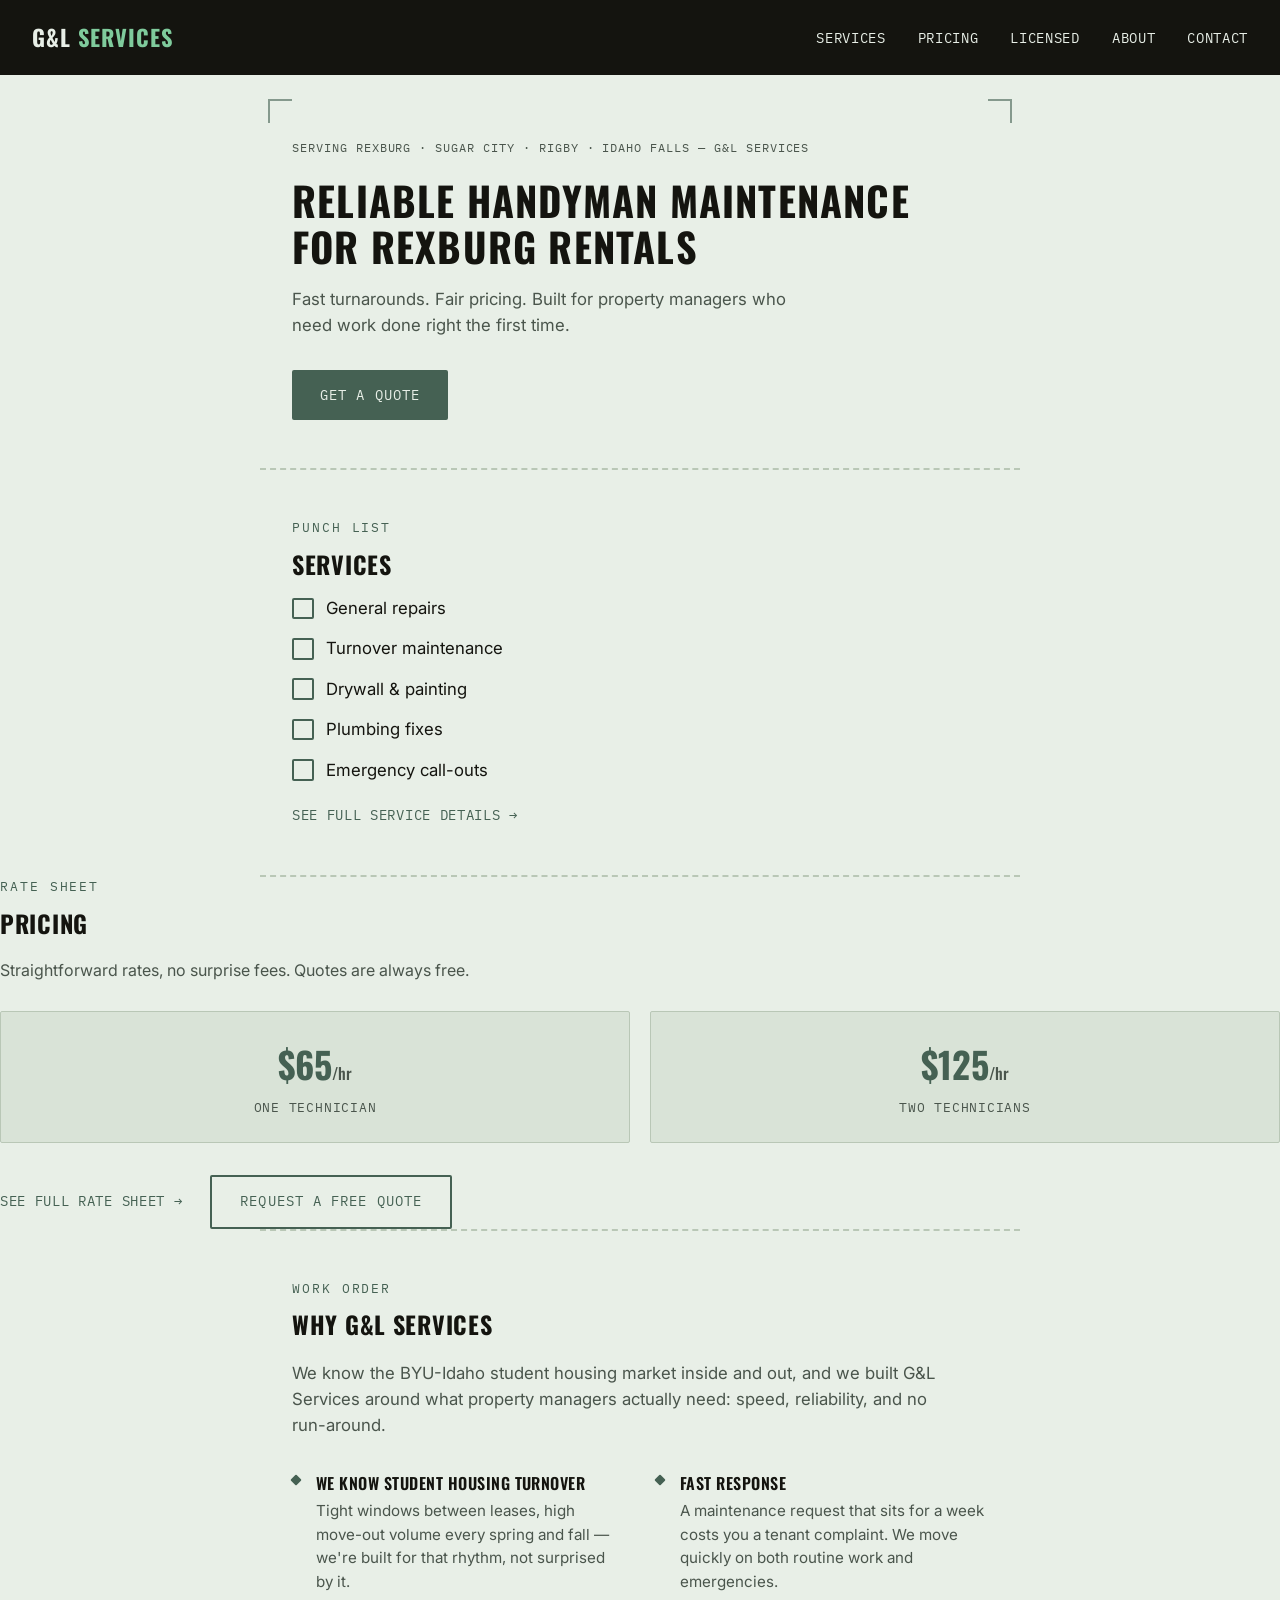
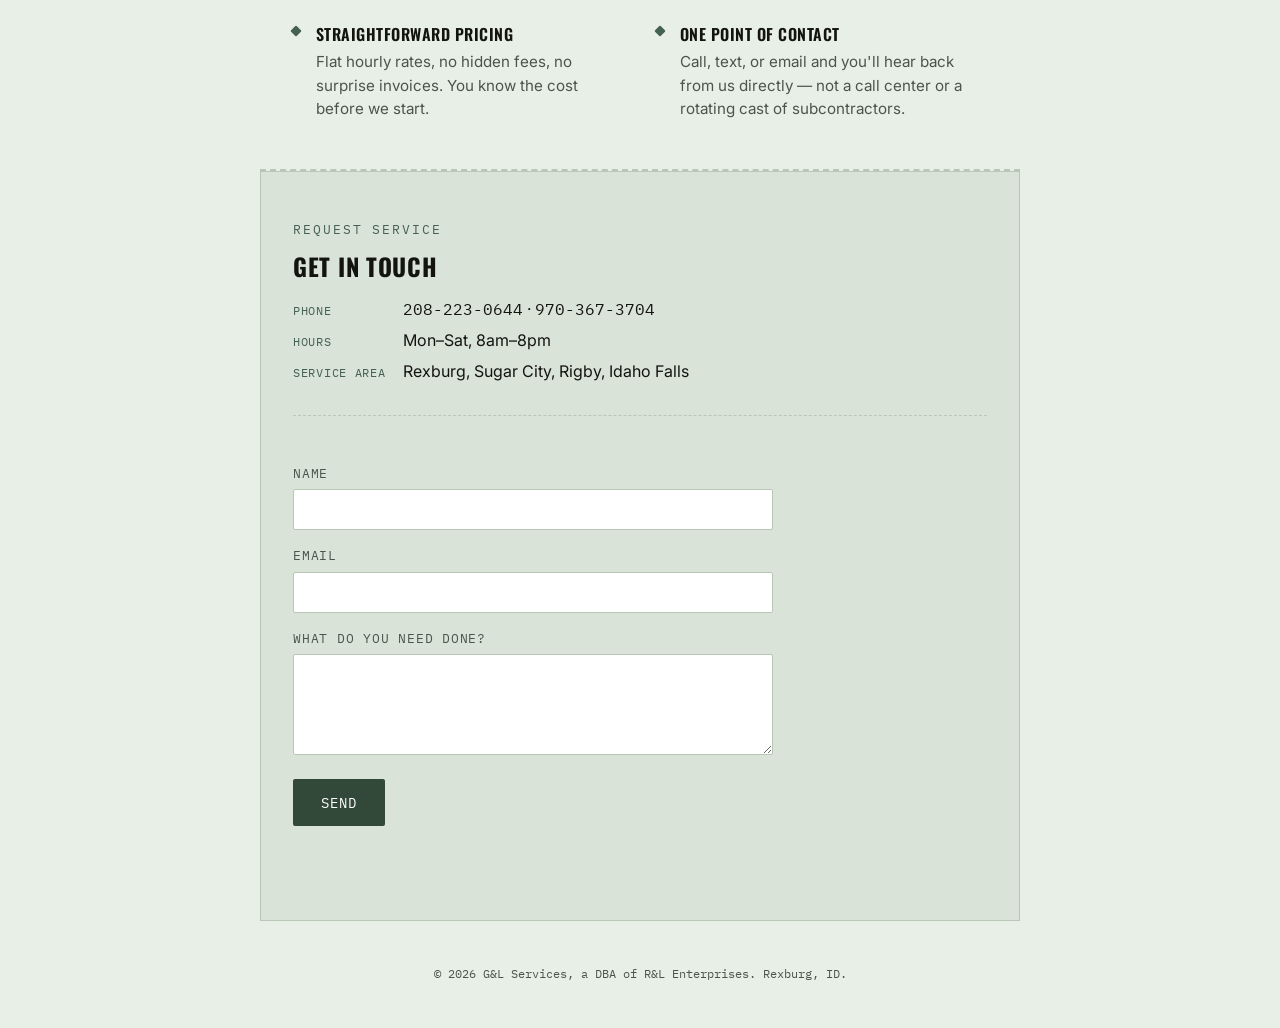
<file: index.html>
<!DOCTYPE html>
<html lang="en">
<head>
  <meta charset="UTF-8">
  <meta name="viewport" content="width=device-width, initial-scale=1.0">
  <title>G&L Services | Rexburg Property Maintenance</title>
  <link rel="preconnect" href="https://fonts.googleapis.com">
  <link href="https://fonts.googleapis.com/css2?family=IBM+Plex+Mono:wght@500&family=Inter:wght@400;500;600&family=Oswald:wght@500;600;700&display=swap" rel="stylesheet">
  <link rel="stylesheet" href="style.css">
</head>
<body>

  <header class="site-header">
    <a href="index.html" class="wordmark">G&amp;L <span>SERVICES</span></a>
    <nav class="site-nav">
      <a href="services.html">Services</a>
      <a href="pricing.html">Pricing</a>
      <a href="licensed.html">Licensed</a>
      <a href="#about">About</a>
      <a href="#contact">Contact</a>
    </nav>
  </header>

  <section id="hero" class="hero">
    <div class="ticket-meta">SERVING REXBURG &middot; SUGAR CITY &middot; RIGBY &middot; IDAHO FALLS &mdash; G&amp;L SERVICES</div>
    <h1>Reliable Handyman Maintenance<br>for Rexburg Rentals</h1>
    <p>Fast turnarounds. Fair pricing. Built for property managers who need work done right the first time.</p>
    <a href="#contact" class="cta-button">Get a Quote</a>
  </section>

  <div class="tear-line" aria-hidden="true"></div>

  <section id="services" class="services">
    <p class="section-label">Punch List</p>
    <h2>Services</h2>
    <ul class="checklist">
      <li>General repairs</li>
      <li>Turnover maintenance</li>
      <li>Drywall &amp; painting</li>
      <li>Plumbing fixes</li>
      <li>Emergency call-outs</li>
    </ul>
    <a href="services.html" class="text-link">See full service details &rarr;</a>
  </section>

  <div class="tear-line" aria-hidden="true"></div>

  <section id="pricing" class="pricing">
    <p class="section-label">Rate Sheet</p>
    <h2>Pricing</h2>
    <p class="pricing-intro">Straightforward rates, no surprise fees. Quotes are always free.</p>
    <div class="pricing-cards">
      <div class="pricing-card">
        <p class="pricing-rate">$65<span>/hr</span></p>
        <p class="pricing-label">One technician</p>
      </div>
      <div class="pricing-card">
        <p class="pricing-rate">$125<span>/hr</span></p>
        <p class="pricing-label">Two technicians</p>
      </div>
    </div>
    <a href="pricing.html" class="text-link">See full rate sheet &rarr;</a>
    <a href="#contact" class="cta-button cta-button--outline">Request a Free Quote</a>
  </section>

  <div class="tear-line" aria-hidden="true"></div>

  <section id="about" class="about">
    <p class="section-label">Work Order</p>
    <h2>Why G&amp;L Services</h2>
    <p class="about-intro">We know the BYU-Idaho student housing market inside and out, and we built G&amp;L Services around what property managers actually need: speed, reliability, and no run-around.</p>

    <ul class="reasons">
      <li>
        <span class="reasons-title">We know student housing turnover</span>
        <span class="reasons-desc">Tight windows between leases, high move-out volume every spring and fall &mdash; we're built for that rhythm, not surprised by it.</span>
      </li>
      <li>
        <span class="reasons-title">Fast response</span>
        <span class="reasons-desc">A maintenance request that sits for a week costs you a tenant complaint. We move quickly on both routine work and emergencies.</span>
      </li>
      <li>
        <span class="reasons-title">Straightforward pricing</span>
        <span class="reasons-desc">Flat hourly rates, no hidden fees, no surprise invoices. You know the cost before we start.</span>
      </li>
      <li>
        <span class="reasons-title">One point of contact</span>
        <span class="reasons-desc">Call, text, or email and you'll hear back from us directly &mdash; not a call center or a rotating cast of subcontractors.</span>
      </li>
    </ul>
  </section>

  <div class="tear-line" aria-hidden="true"></div>

  <section id="contact" class="contact">
    <p class="section-label">Request Service</p>
    <h2>Get in Touch</h2>

    <div class="contact-info">
      <p><span class="contact-info-label">Phone</span><a href="tel:12082230644">208-223-0644</a> &middot; <a href="tel:19703673704">970-367-3704</a></p>
      <p><span class="contact-info-label">Hours</span>Mon&ndash;Sat, 8am&ndash;8pm</p>
      <p><span class="contact-info-label">Service Area</span>Rexburg, Sugar City, Rigby, Idaho Falls</p>
    </div>

    <form id="contactForm" action="https://formspree.io/f/xdenrgyk" method="POST" novalidate>
      <label for="name">Name</label>
      <input type="text" id="name" name="name">

      <label for="email">Email</label>
      <input type="email" id="email" name="email">

      <label for="message">What do you need done?</label>
      <textarea id="message" name="message" rows="4"></textarea>

      <button type="submit">Send</button>

      <p id="formStatus" role="status"></p>
    </form>
  </section>

  <footer class="site-footer">
    <p>&copy; 2026 G&amp;L Services, a DBA of R&amp;L Enterprises. Rexburg, ID.</p>
  </footer>

  <script src="script.js"></script>
</body>
</html>
</file>
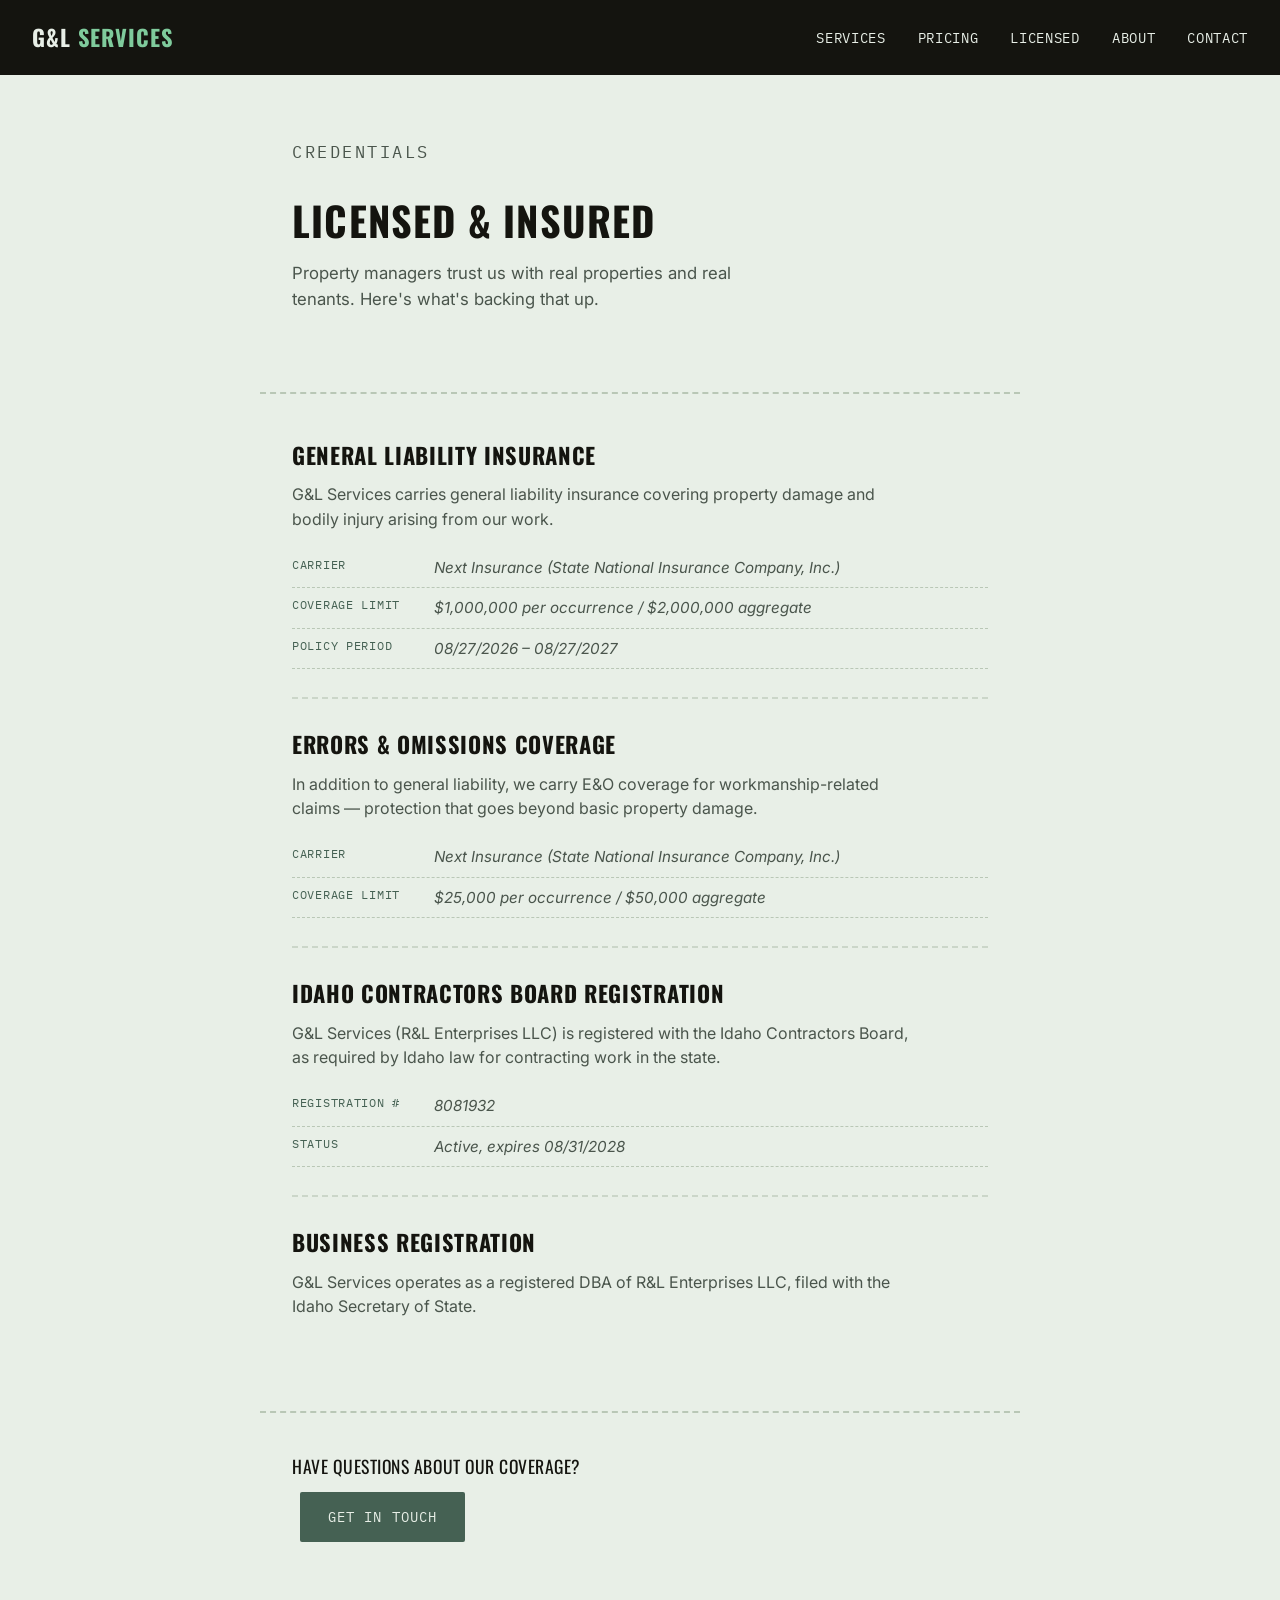
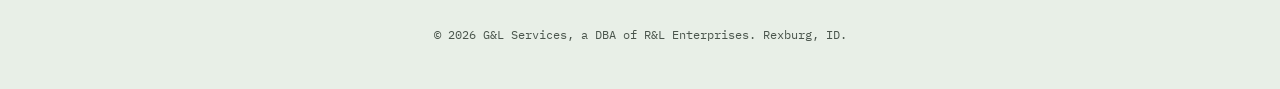
<file: licensed.html>
<!DOCTYPE html>
<html lang="en">
<head>
  <meta charset="UTF-8">
  <meta name="viewport" content="width=device-width, initial-scale=1.0">
  <title>Licensed &amp; Insured | G&L Services</title>
  <link rel="preconnect" href="https://fonts.googleapis.com">
  <link href="https://fonts.googleapis.com/css2?family=IBM+Plex+Mono:wght@500&family=Inter:wght@400;500;600&family=Oswald:wght@500;600;700&display=swap" rel="stylesheet">
  <link rel="stylesheet" href="style.css">
</head>
<body>

  <header class="site-header">
    <a href="index.html" class="wordmark">G&amp;L <span>SERVICES</span></a>
    <nav class="site-nav">
      <a href="services.html">Services</a>
      <a href="pricing.html">Pricing</a>
      <a href="licensed.html">Licensed</a>
      <a href="index.html#about">About</a>
      <a href="index.html#contact">Contact</a>
    </nav>
  </header>

  <section class="hero hero--page">
    <p class="section-label">Credentials</p>
    <h1>Licensed &amp; Insured</h1>
    <p>Property managers trust us with real properties and real tenants. Here's what's backing that up.</p>
  </section>

  <div class="tear-line" aria-hidden="true"></div>

  <section class="credentials">

    <article class="credential-block">
      <h2>General Liability Insurance</h2>
      <p>G&amp;L Services carries general liability insurance covering property damage and bodily injury arising from our work.</p>
      <ul class="credential-list">
        <li><span class="credential-label">Carrier</span><span class="credential-fill">Next Insurance (State National Insurance Company, Inc.)</span></li>
        <li><span class="credential-label">Coverage Limit</span><span class="credential-fill">$1,000,000 per occurrence / $2,000,000 aggregate</span></li>
        <li><span class="credential-label">Policy Period</span><span class="credential-fill">08/27/2026 &ndash; 08/27/2027</span></li>
      </ul>
    </article>

    <div class="tear-line tear-line--sub" aria-hidden="true"></div>

    <article class="credential-block">
      <h2>Errors &amp; Omissions Coverage</h2>
      <p>In addition to general liability, we carry E&amp;O coverage for workmanship-related claims &mdash; protection that goes beyond basic property damage.</p>
      <ul class="credential-list">
        <li><span class="credential-label">Carrier</span><span class="credential-fill">Next Insurance (State National Insurance Company, Inc.)</span></li>
        <li><span class="credential-label">Coverage Limit</span><span class="credential-fill">$25,000 per occurrence / $50,000 aggregate</span></li>
      </ul>
    </article>

    <div class="tear-line tear-line--sub" aria-hidden="true"></div>

    <article class="credential-block">
      <h2>Idaho Contractors Board Registration</h2>
      <p>G&amp;L Services (R&amp;L Enterprises LLC) is registered with the Idaho Contractors Board, as required by Idaho law for contracting work in the state.</p>
      <ul class="credential-list">
        <li><span class="credential-label">Registration #</span><span class="credential-fill">8081932</span></li>
        <li><span class="credential-label">Status</span><span class="credential-fill">Active, expires 08/31/2028</span></li>
      </ul>
    </article>

    <div class="tear-line tear-line--sub" aria-hidden="true"></div>

    <article class="credential-block">
      <h2>Business Registration</h2>
      <p>G&amp;L Services operates as a registered DBA of R&amp;L Enterprises LLC, filed with the Idaho Secretary of State.</p>
    </article>

  </section>

  <div class="tear-line" aria-hidden="true"></div>

  <section class="services-cta">
    <p>Have questions about our coverage?</p>
    <a href="index.html#contact" class="cta-button">Get in Touch</a>
  </section>

  <footer class="site-footer">
    <p>&copy; 2026 G&amp;L Services, a DBA of R&amp;L Enterprises. Rexburg, ID.</p>
  </footer>

</body>
</html>
</file>
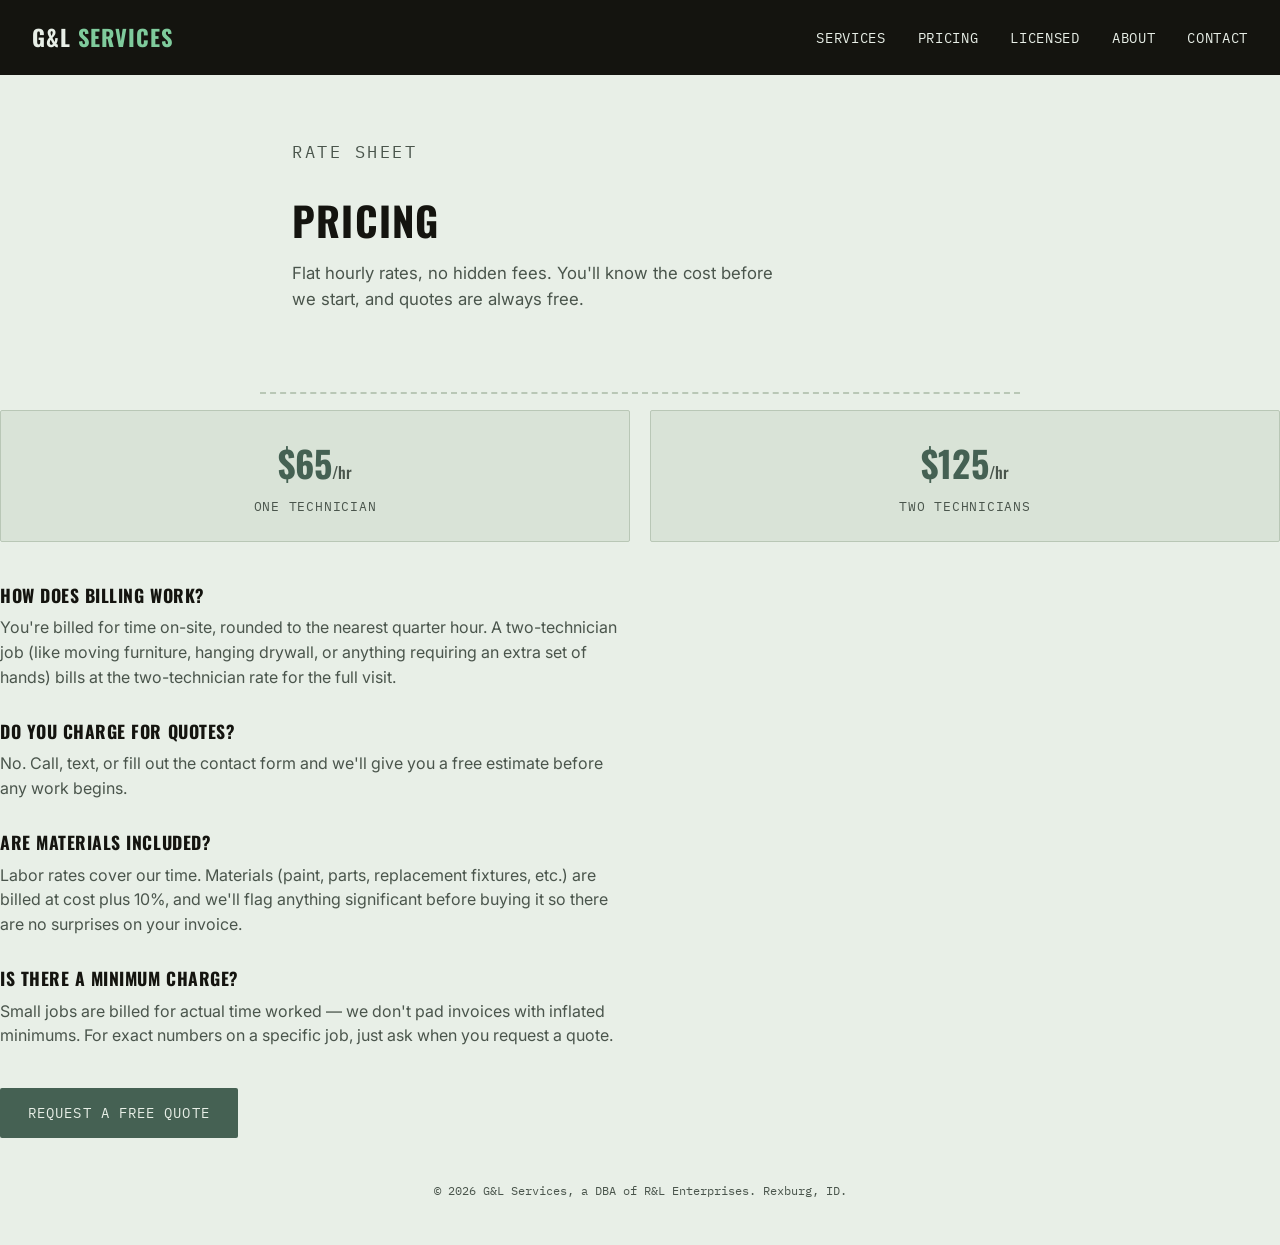
<file: pricing.html>
<!DOCTYPE html>
<html lang="en">
<head>
  <meta charset="UTF-8">
  <meta name="viewport" content="width=device-width, initial-scale=1.0">
  <title>Pricing | G&L Services</title>
  <link rel="preconnect" href="https://fonts.googleapis.com">
  <link href="https://fonts.googleapis.com/css2?family=IBM+Plex+Mono:wght@500&family=Inter:wght@400;500;600&family=Oswald:wght@500;600;700&display=swap" rel="stylesheet">
  <link rel="stylesheet" href="style.css">
</head>
<body>

  <header class="site-header">
    <a href="index.html" class="wordmark">G&amp;L <span>SERVICES</span></a>
    <nav class="site-nav">
      <a href="services.html">Services</a>
      <a href="pricing.html">Pricing</a>
      <a href="licensed.html">Licensed</a>
      <a href="index.html#about">About</a>
      <a href="index.html#contact">Contact</a>
    </nav>
  </header>

  <section class="hero hero--page">
    <p class="section-label">Rate Sheet</p>
    <h1>Pricing</h1>
    <p>Flat hourly rates, no hidden fees. You'll know the cost before we start, and quotes are always free.</p>
  </section>

  <div class="tear-line" aria-hidden="true"></div>

  <section class="pricing pricing--page">
    <div class="pricing-cards">
      <div class="pricing-card">
        <p class="pricing-rate">$65<span>/hr</span></p>
        <p class="pricing-label">One technician</p>
      </div>
      <div class="pricing-card">
        <p class="pricing-rate">$125<span>/hr</span></p>
        <p class="pricing-label">Two technicians</p>
      </div>
    </div>

    <div class="pricing-faq">
      <div class="pricing-faq-item">
        <h2>How does billing work?</h2>
        <p>You're billed for time on-site, rounded to the nearest quarter hour. A two-technician job (like moving furniture, hanging drywall, or anything requiring an extra set of hands) bills at the two-technician rate for the full visit.</p>
      </div>

      <div class="pricing-faq-item">
        <h2>Do you charge for quotes?</h2>
        <p>No. Call, text, or fill out the contact form and we'll give you a free estimate before any work begins.</p>
      </div>

      <div class="pricing-faq-item">
        <h2>Are materials included?</h2>
        <p>Labor rates cover our time. Materials (paint, parts, replacement fixtures, etc.) are billed at cost plus 10%, and we'll flag anything significant before buying it so there are no surprises on your invoice.</p>
      </div>

      <div class="pricing-faq-item">
        <h2>Is there a minimum charge?</h2>
        <p>Small jobs are billed for actual time worked &mdash; we don't pad invoices with inflated minimums. For exact numbers on a specific job, just ask when you request a quote.</p>
      </div>
    </div>

    <a href="index.html#contact" class="cta-button">Request a Free Quote</a>
  </section>

  <footer class="site-footer">
    <p>&copy; 2026 G&amp;L Services, a DBA of R&amp;L Enterprises. Rexburg, ID.</p>
  </footer>

</body>
</html>
</file>
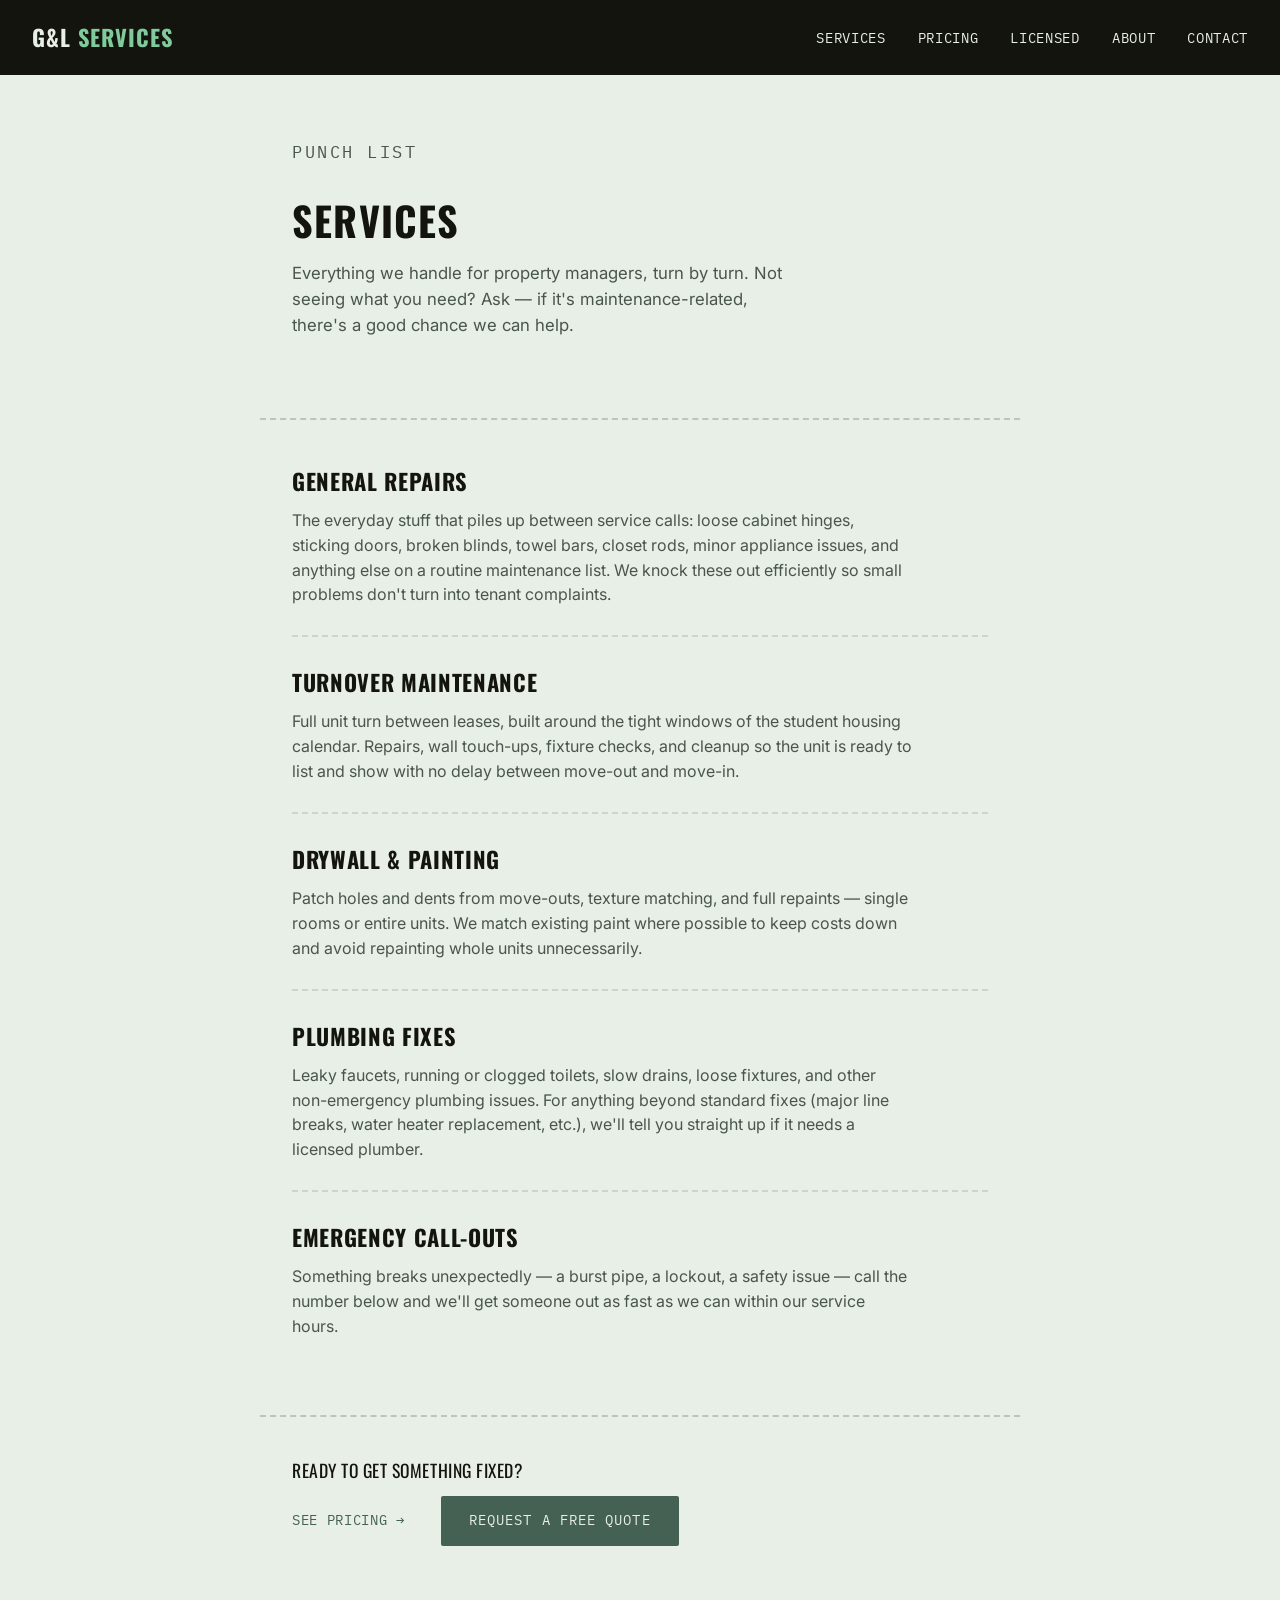
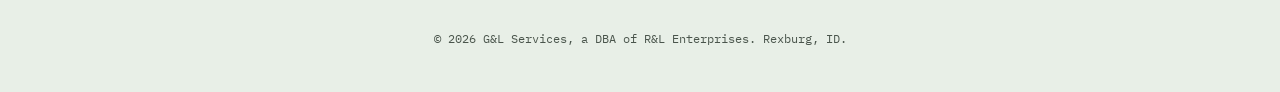
<file: services.html>
<!DOCTYPE html>
<html lang="en">
<head>
  <meta charset="UTF-8">
  <meta name="viewport" content="width=device-width, initial-scale=1.0">
  <title>Services | G&L Services</title>
  <link rel="preconnect" href="https://fonts.googleapis.com">
  <link href="https://fonts.googleapis.com/css2?family=IBM+Plex+Mono:wght@500&family=Inter:wght@400;500;600&family=Oswald:wght@500;600;700&display=swap" rel="stylesheet">
  <link rel="stylesheet" href="style.css">
</head>
<body>

  <header class="site-header">
    <a href="index.html" class="wordmark">G&amp;L <span>SERVICES</span></a>
    <nav class="site-nav">
      <a href="services.html">Services</a>
      <a href="pricing.html">Pricing</a>
      <a href="licensed.html">Licensed</a>
      <a href="index.html#about">About</a>
      <a href="index.html#contact">Contact</a>
    </nav>
  </header>

  <section class="hero hero--page">
    <p class="section-label">Punch List</p>
    <h1>Services</h1>
    <p>Everything we handle for property managers, turn by turn. Not seeing what you need? Ask &mdash; if it's maintenance-related, there's a good chance we can help.</p>
  </section>

  <div class="tear-line" aria-hidden="true"></div>

  <section class="services-detail">

    <article class="service-block">
      <h2>General Repairs</h2>
      <p>The everyday stuff that piles up between service calls: loose cabinet hinges, sticking doors, broken blinds, towel bars, closet rods, minor appliance issues, and anything else on a routine maintenance list. We knock these out efficiently so small problems don't turn into tenant complaints.</p>
    </article>

    <div class="tear-line tear-line--sub" aria-hidden="true"></div>

    <article class="service-block">
      <h2>Turnover Maintenance</h2>
      <p>Full unit turn between leases, built around the tight windows of the student housing calendar. Repairs, wall touch-ups, fixture checks, and cleanup so the unit is ready to list and show with no delay between move-out and move-in.</p>
    </article>

    <div class="tear-line tear-line--sub" aria-hidden="true"></div>

    <article class="service-block">
      <h2>Drywall &amp; Painting</h2>
      <p>Patch holes and dents from move-outs, texture matching, and full repaints &mdash; single rooms or entire units. We match existing paint where possible to keep costs down and avoid repainting whole units unnecessarily.</p>
    </article>

    <div class="tear-line tear-line--sub" aria-hidden="true"></div>

    <article class="service-block">
      <h2>Plumbing Fixes</h2>
      <p>Leaky faucets, running or clogged toilets, slow drains, loose fixtures, and other non-emergency plumbing issues. For anything beyond standard fixes (major line breaks, water heater replacement, etc.), we'll tell you straight up if it needs a licensed plumber.</p>
    </article>

    <div class="tear-line tear-line--sub" aria-hidden="true"></div>

    <article class="service-block">
      <h2>Emergency Call-Outs</h2>
      <p>Something breaks unexpectedly &mdash; a burst pipe, a lockout, a safety issue &mdash; call the number below and we'll get someone out as fast as we can within our service hours.</p>
    </article>

  </section>

  <div class="tear-line" aria-hidden="true"></div>

  <section class="services-cta">
    <p>Ready to get something fixed?</p>
    <a href="pricing.html" class="text-link">See pricing &rarr;</a>
    <a href="index.html#contact" class="cta-button">Request a Free Quote</a>
  </section>

  <footer class="site-footer">
    <p>&copy; 2026 G&amp;L Services, a DBA of R&amp;L Enterprises. Rexburg, ID.</p>
  </footer>

</body>
</html>
</file>
<file: style.css>
/* ---------- Design tokens ---------- */
:root {
  --color-bg: #E8EFE7;
  --color-bg-panel: #D9E3D7;
  --color-bg-header: #14140F;
  --color-ink: #14140F;
  --color-ink-soft: #4A554C;
  --color-border: #B9C7B6;

  --color-forest: #456153;
  --color-forest-deep: #324838;
  --color-forest-darker: #22331F;
  --color-forest-bright: #456153;
  --color-forest-bright-dark: #324838;
  --color-forest-on-dark: #7FCB9C;

  --color-safety: #C7841F;
  --color-error: #B3402A;
  --color-success: #3D6B4A;

  --color-input-bg: #FFFFFF;
  --color-input-text: #14140F;
  --color-input-border: #B9C7B6;

  --font-display: 'Oswald', sans-serif;
  --font-body: 'Inter', sans-serif;
  --font-mono: 'IBM Plex Mono', monospace;
}

/* ---------- Reset-ish basics ---------- */
* {
  box-sizing: border-box;
}

body {
  margin: 0;
  background: var(--color-bg);
  color: var(--color-ink);
  font-family: var(--font-body);
  line-height: 1.55;
}

h1, h2 {
  font-family: var(--font-display);
  text-transform: uppercase;
  letter-spacing: 0.03em;
  color: var(--color-ink);
  margin: 0 0 0.5em 0;
}

a {
  color: var(--color-forest);
}

/* Visible focus state for keyboard users */
a:focus-visible,
button:focus-visible,
input:focus-visible,
textarea:focus-visible {
  outline: 3px solid var(--color-safety);
  outline-offset: 2px;
}

.wordmark {
  font-family: var(--font-display);
  font-size: 1.4rem;
  font-weight: 700;
  color: var(--color-bg);
  letter-spacing: 0.04em;
  text-decoration: none;
}

.wordmark span {
  color: var(--color-forest-on-dark);
}

/* ---------- Sub-page hero (Services / Pricing pages) ---------- */
.hero--page {
  padding-top: 3rem;
  padding-bottom: 2.5rem;
}

.hero--page::before,
.hero--page::after {
  display: none;
}

.hero--page h1 {
  font-size: 2.25rem;
  margin-bottom: 0.75rem;
}

.hero--page p {
  color: var(--color-ink-soft);
  max-width: 55ch;
  font-size: 1.05rem;
}

/* ---------- Services detail page ---------- */
.services-detail {
  max-width: 760px;
  margin: 0 auto;
  padding: 1rem 2rem 3rem 2rem;
}

.service-block {
  padding: 1.75rem 0;
}

.service-block h2 {
  font-size: 1.4rem;
  margin-bottom: 0.6rem;
}

.service-block p {
  color: var(--color-ink-soft);
  max-width: 62ch;
  margin: 0;
}

.tear-line--sub {
  max-width: 760px;
  opacity: 0.6;
}

.services-cta {
  max-width: 760px;
  margin: 0 auto;
  padding: 2.5rem 2rem;
  text-align: left;
}

.services-cta p {
  font-family: var(--font-display);
  text-transform: uppercase;
  letter-spacing: 0.03em;
  font-size: 1.1rem;
  margin: 0 0 0.75rem 0;
}

.services-cta .cta-button {
  margin-left: 0.5rem;
}

/* ---------- Pricing detail page ---------- */
.pricing--page {
  padding-top: 1rem;
}

.pricing-faq {
  margin: 2.5rem 0;
  display: flex;
  flex-direction: column;
  gap: 1.75rem;
}

.pricing-faq-item h2 {
  font-size: 1.1rem;
  margin-bottom: 0.4rem;
}

.pricing-faq-item p {
  color: var(--color-ink-soft);
  max-width: 62ch;
  margin: 0;
}

/* ---------- Licensed / Credentials page ---------- */
.credentials {
  max-width: 760px;
  margin: 0 auto;
  padding: 1rem 2rem 3rem 2rem;
}

.credential-block {
  padding: 1.75rem 0;
}

.credential-block h2 {
  font-size: 1.4rem;
  margin-bottom: 0.6rem;
}

.credential-block p {
  color: var(--color-ink-soft);
  max-width: 62ch;
  margin: 0 0 1rem 0;
}

.credential-list {
  list-style: none;
  margin: 0;
  padding: 0;
}

.credential-list li {
  display: flex;
  gap: 0.75rem;
  padding: 0.5rem 0;
  border-bottom: 1px dashed var(--color-border);
  font-size: 0.95rem;
}

.credential-label {
  font-family: var(--font-mono);
  font-size: 0.75rem;
  text-transform: uppercase;
  letter-spacing: 0.06em;
  color: var(--color-forest-bright);
  min-width: 130px;
}

.credential-fill {
  color: var(--color-ink-soft);
  font-style: italic;
}

/* ---------- Header ---------- */
.site-header {
  display: flex;
  justify-content: space-between;
  align-items: center;
  padding: 1.25rem 2rem;
  background: var(--color-bg-header);
}

.site-nav a {
  color: var(--color-bg);
  text-decoration: none;
  font-family: var(--font-mono);
  font-size: 0.85rem;
  text-transform: uppercase;
  letter-spacing: 0.05em;
  margin-left: 1.75rem;
}

.site-nav a:hover {
  color: var(--color-forest-on-dark);
}

/* ---------- Section label (the "stamped" ticket field name) ---------- */
.section-label {
  font-family: var(--font-mono);
  font-size: 0.8rem;
  text-transform: uppercase;
  letter-spacing: 0.15em;
  color: var(--color-forest-bright);
  margin: 0 0 0.5rem 0;
}

/* ---------- Hero ---------- */
.hero {
  position: relative;
  max-width: 760px;
  margin: 0 auto;
  padding: 4rem 2rem 3rem 2rem;
  text-align: left;
}

/* Blueprint-style corner registration marks */
.hero::before,
.hero::after {
  content: "";
  position: absolute;
  width: 22px;
  height: 22px;
  border: 2px solid var(--color-forest);
  opacity: 0.6;
}

.hero::before {
  top: 1.5rem;
  left: 0.5rem;
  border-right: none;
  border-bottom: none;
}

.hero::after {
  top: 1.5rem;
  right: 0.5rem;
  border-left: none;
  border-bottom: none;
}

.ticket-meta {
  font-family: var(--font-mono);
  font-size: 0.75rem;
  letter-spacing: 0.08em;
  color: var(--color-ink-soft);
  text-transform: uppercase;
  margin-bottom: 1.25rem;
}

.hero h1 {
  font-size: 2.5rem;
  line-height: 1.15;
  margin-bottom: 1rem;
}

.hero p {
  font-size: 1.05rem;
  color: var(--color-ink-soft);
  max-width: 46ch;
  margin-bottom: 2rem;
}

.cta-button {
  display: inline-block;
  background: var(--color-forest-bright);
  color: var(--color-bg);
  font-family: var(--font-mono);
  text-transform: uppercase;
  letter-spacing: 0.08em;
  font-size: 0.85rem;
  text-decoration: none;
  padding: 0.9rem 1.75rem;
  border-radius: 2px;
  transition: background 0.15s ease;
}

.cta-button:hover {
  background: var(--color-forest-bright-dark);
}

/* ---------- Tear-line divider ---------- */
.tear-line {
  max-width: 760px;
  margin: 0 auto;
  border-top: 2px dashed var(--color-border);
}

/* ---------- Services (checklist) ---------- */
.services,
.about,
.contact {
  max-width: 760px;
  margin: 0 auto;
  padding: 3rem 2rem;
}

.checklist {
  list-style: none;
  margin: 0;
  padding: 0;
}

.checklist li {
  position: relative;
  padding-left: 2.1rem;
  margin-bottom: 0.9rem;
  font-size: 1.05rem;
}

.checklist li::before {
  content: "";
  position: absolute;
  left: 0;
  top: 0.15em;
  width: 1.1rem;
  height: 1.1rem;
  border: 2px solid var(--color-forest);
  border-radius: 2px;
}

.checklist--detailed li {
  display: flex;
  flex-direction: column;
  margin-bottom: 1.4rem;
}

.checklist-title {
  font-family: var(--font-display);
  font-weight: 600;
  text-transform: uppercase;
  letter-spacing: 0.03em;
  font-size: 1.05rem;
}

.checklist-desc {
  color: var(--color-ink-soft);
  font-size: 0.95rem;
  margin-top: 0.2rem;
}

/* ---------- Pricing ---------- */
.pricing-intro {
  color: var(--color-ink-soft);
  margin-bottom: 1.75rem;
}

.pricing-cards {
  display: flex;
  gap: 1.25rem;
  margin-bottom: 2rem;
  flex-wrap: wrap;
}

.pricing-card {
  background: var(--color-bg-panel);
  border: 1px solid var(--color-border);
  border-radius: 2px;
  padding: 1.5rem 2rem;
  text-align: center;
  flex: 1;
  min-width: 160px;
}

.pricing-rate {
  font-family: var(--font-display);
  font-size: 2.25rem;
  font-weight: 700;
  color: var(--color-forest);
  margin: 0;
}

.pricing-rate span {
  font-size: 1rem;
  font-weight: 500;
  color: var(--color-ink-soft);
}

.pricing-label {
  font-family: var(--font-mono);
  font-size: 0.8rem;
  text-transform: uppercase;
  letter-spacing: 0.06em;
  color: var(--color-ink-soft);
  margin: 0.4rem 0 0 0;
}

.cta-button--outline {
  background: transparent;
  border: 2px solid var(--color-forest-bright);
  color: var(--color-forest-bright);
}

.cta-button--outline:hover {
  background: var(--color-forest-bright);
  color: var(--color-bg);
}

.text-link {
  display: inline-block;
  font-family: var(--font-mono);
  font-size: 0.85rem;
  text-transform: uppercase;
  letter-spacing: 0.05em;
  color: var(--color-forest);
  text-decoration: none;
  margin-top: 0.5rem;
  margin-right: 1.5rem;
}

.text-link:hover {
  color: var(--color-forest-bright);
}

/* ---------- About ---------- */
.about-intro {
  color: var(--color-ink-soft);
  max-width: 60ch;
  font-size: 1.05rem;
  margin-bottom: 2rem;
}

.reasons {
  list-style: none;
  margin: 0;
  padding: 0;
  display: grid;
  grid-template-columns: 1fr 1fr;
  gap: 1.75rem 2rem;
}

.reasons li {
  position: relative;
  padding-left: 1.5rem;
  display: flex;
  flex-direction: column;
}

.reasons li::before {
  content: "";
  position: absolute;
  left: 0;
  top: 0.35em;
  width: 8px;
  height: 8px;
  background: var(--color-forest-bright);
  border-radius: 1px;
  transform: rotate(45deg);
}

.reasons-title {
  font-family: var(--font-display);
  font-weight: 600;
  text-transform: uppercase;
  letter-spacing: 0.03em;
  font-size: 1rem;
}

.reasons-desc {
  color: var(--color-ink-soft);
  font-size: 0.95rem;
  margin-top: 0.25rem;
}

/* ---------- Contact form ---------- */
.contact {
  background: var(--color-bg-panel);
  border: 1px solid var(--color-border);
}

.contact-info {
  margin-bottom: 2rem;
  padding-bottom: 1.5rem;
  border-bottom: 1px dashed var(--color-border);
}

.contact-info p {
  margin: 0.4rem 0;
  font-size: 1rem;
}

.contact-info-label {
  display: inline-block;
  width: 110px;
  font-family: var(--font-mono);
  font-size: 0.75rem;
  text-transform: uppercase;
  letter-spacing: 0.06em;
  color: var(--color-forest-bright);
}

.contact-info a {
  color: var(--color-ink);
  text-decoration: none;
  font-family: var(--font-mono);
}

.contact-info a:hover {
  color: var(--color-forest);
}

.contact form {
  display: flex;
  flex-direction: column;
  max-width: 480px;
}

.contact label {
  font-family: var(--font-mono);
  font-size: 0.8rem;
  text-transform: uppercase;
  letter-spacing: 0.06em;
  color: var(--color-ink-soft);
  margin-top: 1rem;
  margin-bottom: 0.35rem;
}

.contact input,
.contact textarea {
  font-family: var(--font-body);
  font-size: 1rem;
  padding: 0.6rem 0.7rem;
  border: 1px solid var(--color-input-border);
  border-radius: 2px;
  background: var(--color-input-bg);
  color: var(--color-input-text);
}

.contact button {
  align-self: flex-start;
  margin-top: 1.5rem;
  background: var(--color-forest-deep);
  color: #fff;
  border: none;
  font-family: var(--font-mono);
  text-transform: uppercase;
  letter-spacing: 0.08em;
  font-size: 0.85rem;
  padding: 0.9rem 1.75rem;
  border-radius: 2px;
  cursor: pointer;
  transition: background 0.15s ease;
}

.contact button:hover {
  background: var(--color-forest-darker);
}

#formStatus {
  font-family: var(--font-mono);
  font-size: 0.85rem;
  margin-top: 1rem;
  min-height: 1.2em;
}

#formStatus.error {
  color: var(--color-error);
}

#formStatus.success {
  color: var(--color-success);
}

/* ---------- Footer ---------- */
.site-footer {
  text-align: center;
  padding: 2rem;
  font-family: var(--font-mono);
  font-size: 0.75rem;
  color: var(--color-ink-soft);
}

/* ---------- Mobile ---------- */
@media (max-width: 600px) {
  .site-header {
    flex-direction: column;
    gap: 0.75rem;
    align-items: flex-start;
  }

  .site-nav a {
    margin-left: 0;
    margin-right: 1.25rem;
  }

  .hero h1 {
    font-size: 1.9rem;
  }

  .pricing-cards {
    flex-direction: column;
  }

  .contact-info-label {
    display: block;
    width: auto;
    margin-bottom: 0.15rem;
  }

  .reasons {
    grid-template-columns: 1fr;
  }
}
</file>
